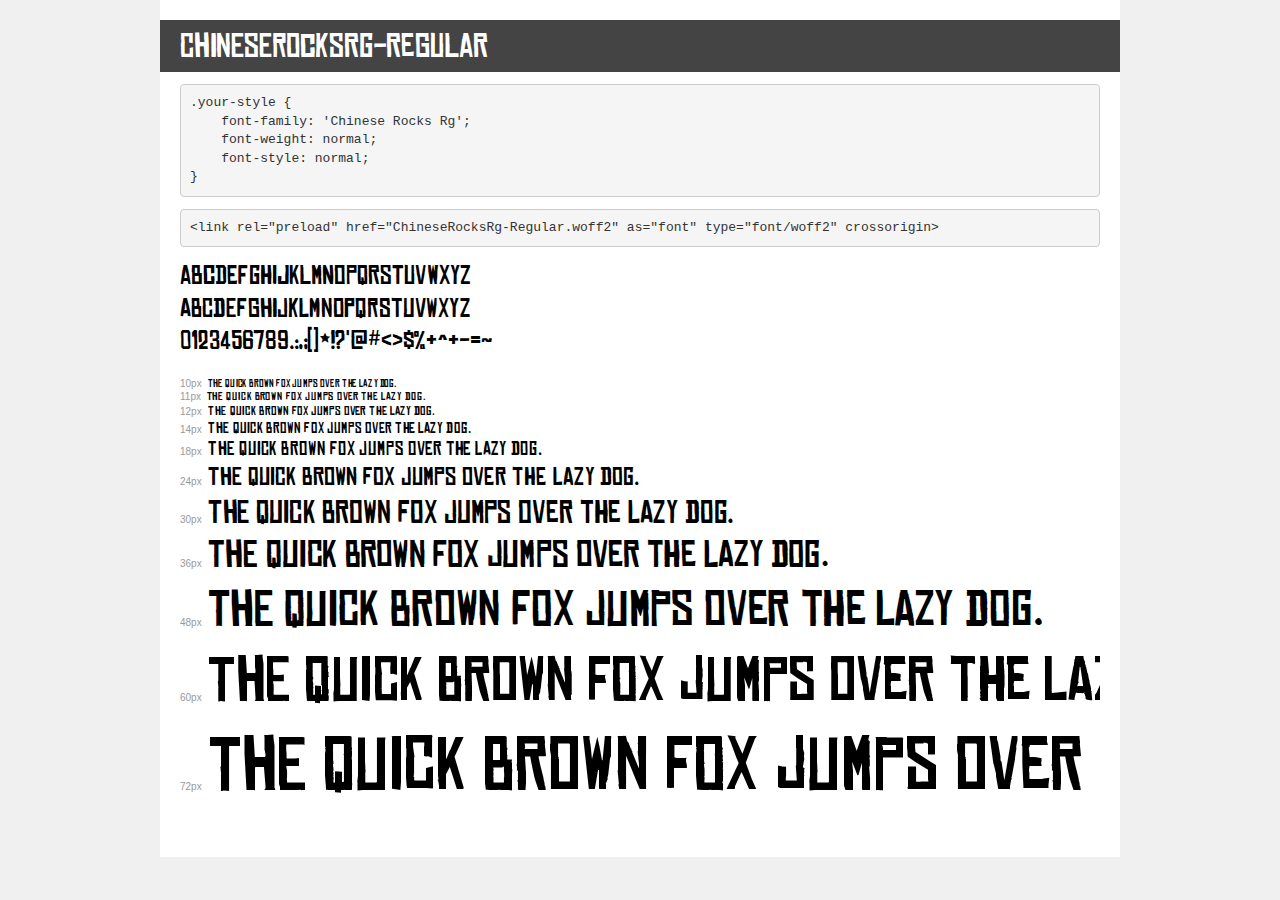
<file: fonts/demo.html>
<!DOCTYPE html>
<html lang="en">
<head>
    <meta charset="utf-8">
    <meta http-equiv="X-UA-Compatible" content="IE=edge">
    <meta name="viewport" content="width=device-width, initial-scale=1">
    <meta name="robots" content="noindex, noarchive">
    <meta name="format-detection" content="telephone=no">
    <title>Transfonter demo</title>
    <link href="stylesheet.css" rel="stylesheet">
    <style>
        /*
        http://meyerweb.com/eric/tools/css/reset/
        v2.0 | 20110126
        License: none (public domain)
        */
        html, body, div, span, applet, object, iframe,
        h1, h2, h3, h4, h5, h6, p, blockquote, pre,
        a, abbr, acronym, address, big, cite, code,
        del, dfn, em, img, ins, kbd, q, s, samp,
        small, strike, strong, sub, sup, tt, var,
        b, u, i, center,
        dl, dt, dd, ol, ul, li,
        fieldset, form, label, legend,
        table, caption, tbody, tfoot, thead, tr, th, td,
        article, aside, canvas, details, embed,
        figure, figcaption, footer, header, hgroup,
        menu, nav, output, ruby, section, summary,
        time, mark, audio, video {
            margin: 0;
            padding: 0;
            border: 0;
            font-size: 100%;
            font: inherit;
            vertical-align: baseline;
        }
        /* HTML5 display-role reset for older browsers */
        article, aside, details, figcaption, figure,
        footer, header, hgroup, menu, nav, section {
            display: block;
        }
        body {
            line-height: 1;
        }
        ol, ul {
            list-style: none;
        }
        blockquote, q {
            quotes: none;
        }
        blockquote:before, blockquote:after,
        q:before, q:after {
            content: '';
            content: none;
        }
        table {
            border-collapse: collapse;
            border-spacing: 0;
        }
        /* demo styles */
        body {
            background: #f0f0f0;
            color: #000;
        }
        .page {
            background: #fff;
            width: 920px;
            margin: 0 auto;
            padding: 20px 20px 0 20px;
            overflow: hidden;
        }
        .font-container {
            overflow-x: auto;
            overflow-y: hidden;
            margin-bottom: 40px;
            line-height: 1.3;
            white-space: nowrap;
            padding-bottom: 5px;
        }
        h1 {
            position: relative;
            background: #444;
            font-size: 32px;
            color: #fff;
            padding: 10px 20px;
            margin: 0 -20px 12px -20px;
        }
        .letters {
            font-size: 25px;
            margin-bottom: 20px;
        }
        .s10:before {
            content: '10px';
        }
        .s11:before {
            content: '11px';
        }
        .s12:before {
            content: '12px';
        }
        .s14:before {
            content: '14px';
        }
        .s18:before {
            content: '18px';
        }
        .s24:before {
            content: '24px';
        }
        .s30:before {
            content: '30px';
        }
        .s36:before {
            content: '36px';
        }
        .s48:before {
            content: '48px';
        }
        .s60:before {
            content: '60px';
        }
        .s72:before {
            content: '72px';
        }
        .s10:before, .s11:before, .s12:before, .s14:before,
        .s18:before, .s24:before, .s30:before, .s36:before,
        .s48:before, .s60:before, .s72:before {
            font-family: Arial, sans-serif;
            font-size: 10px;
            font-weight: normal;
            font-style: normal;
            color: #999;
            padding-right: 6px;
        }
        pre {
            display: block;
            padding: 9px;
            margin: 0 0 12px;
            font-family: Monaco, Menlo, Consolas, "Courier New", monospace;
            font-size: 13px;
            line-height: 1.428571429;
            color: #333;
            font-weight: normal;
            font-style: normal;
            background-color: #f5f5f5;
            border: 1px solid #ccc;
            overflow-x: auto;
            border-radius: 4px;
        }
        /* responsive */
        @media (max-width: 959px) {
            .page {
                width: auto;
                margin: 0;
            }
        }
    </style>
</head>
<body>
<div class="page">
    <div class="demo">
        <h1 style="font-family: 'Chinese Rocks Rg'; font-weight: normal; font-style: normal;">ChineseRocksRg-Regular</h1>
        <pre title="Usage">.your-style {
    font-family: 'Chinese Rocks Rg';
    font-weight: normal;
    font-style: normal;
}</pre>
        <pre title="Preload (optional)">
&lt;link rel=&quot;preload&quot; href=&quot;ChineseRocksRg-Regular.woff2&quot; as=&quot;font&quot; type=&quot;font/woff2&quot; crossorigin&gt;</pre>
        <div class="font-container" style="font-family: 'Chinese Rocks Rg'; font-weight: normal; font-style: normal;">
            <p class="letters">
                abcdefghijklmnopqrstuvwxyz<br>
ABCDEFGHIJKLMNOPQRSTUVWXYZ<br>
                0123456789.:,;()*!?'@#&lt;&gt;$%&^+-=~
            </p>
            <p class="s10" style="font-size: 10px;">The quick brown fox jumps over the lazy dog.</p>
            <p class="s11" style="font-size: 11px;">The quick brown fox jumps over the lazy dog.</p>
            <p class="s12" style="font-size: 12px;">The quick brown fox jumps over the lazy dog.</p>
            <p class="s14" style="font-size: 14px;">The quick brown fox jumps over the lazy dog.</p>
            <p class="s18" style="font-size: 18px;">The quick brown fox jumps over the lazy dog.</p>
            <p class="s24" style="font-size: 24px;">The quick brown fox jumps over the lazy dog.</p>
            <p class="s30" style="font-size: 30px;">The quick brown fox jumps over the lazy dog.</p>
            <p class="s36" style="font-size: 36px;">The quick brown fox jumps over the lazy dog.</p>
            <p class="s48" style="font-size: 48px;">The quick brown fox jumps over the lazy dog.</p>
            <p class="s60" style="font-size: 60px;">The quick brown fox jumps over the lazy dog.</p>
            <p class="s72" style="font-size: 72px;">The quick brown fox jumps over the lazy dog.</p>
        </div>
    </div>

</div>
</body>
</html>
</file>
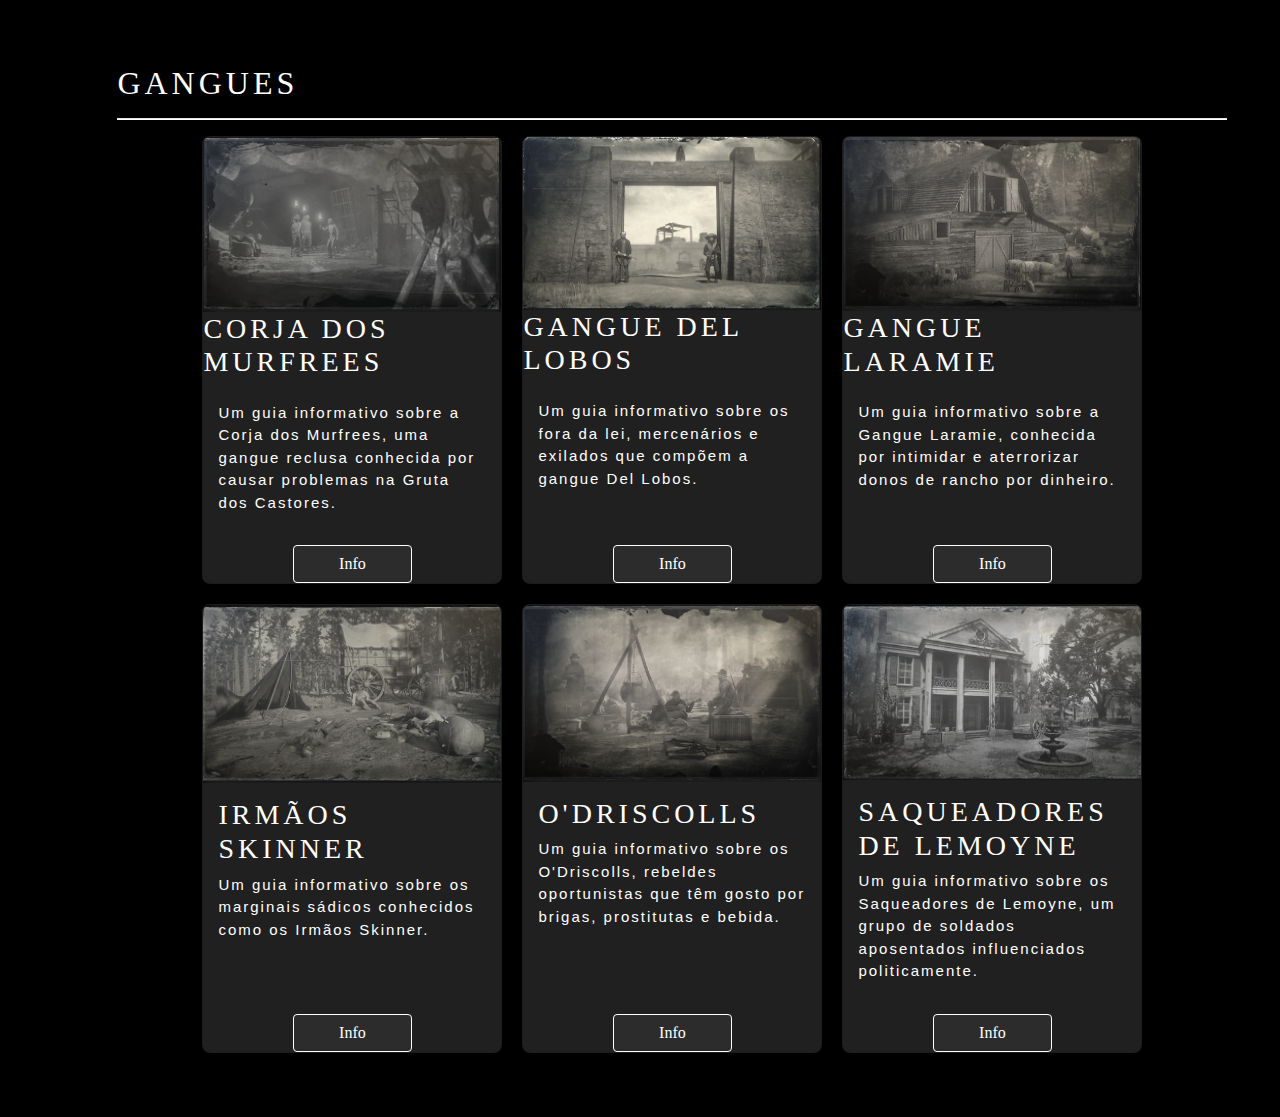
<file: html/pag_gangues.html>
<!DOCTYPE html>
<html lang="en">
<head>
    <meta charset="UTF-8">
    <meta name="viewport" content="width=device-width, initial-scale=1.0">
    <link href="https://stackpath.bootstrapcdn.com/bootstrap/4.5.2/css/bootstrap.min.css" rel="stylesheet">
    <script src="https://code.jquery.com/jquery-3.5.1.slim.min.js"></script>
    <script src="https://cdn.jsdelivr.net/npm/bootstrap@4.5.2/dist/js/bootstrap.bundle.min.js"></script>
    <title>Página Guangues</title>
    <link rel="stylesheet" href="../css/main.css">
</head>
<body>
    <div class="container">
        <h2 class="tituloPagina">GANGUES</h2>
        <hr>
        <div class="card-container">
            <div class="card primeiro">
                <div>
                <img src="../assets/images/imagens-cards-gangues/imagens-topo-texto/corja_dos_murfrees.png" alt="imagem da gangue Corja dos Murfrees" class="imgCard">
                    <h3>CORJA DOS MURFREES</h3>
                    <div class="info-card">
                        <p class="descricaoCard">Um guia informativo sobre a Corja dos Murfrees, uma gangue reclusa conhecida por causar problemas na Gruta dos Castores.</p>
                    </div>
                </div>
                <!-- Botão para acionar modal -->
                <button type="button" class="btn btn-primary" data-toggle="modal" data-target="#ModalLongoExemplo">
                    Info
                  </button>

                  <div class="modal fade" id="ModalLongoExemplo" tabindex="-1" role="dialog" aria-labelledby="TituloModalLongoExemplo" aria-hidden="true">
                    <div class="modal-dialog" role="document">
                      <div class="modal-content">
                        <div class="modal-header">
                          <h5 class="modal-title" id="TituloModalLongoExemplo">CORJA DOS MURFREES</h5>
                          <button type="button" class="close" data-dismiss="modal" aria-label="Fechar">
                            <span aria-hidden="true">&times;</span>
                          </button>
                        </div>
                        <div class="modal-body">
                            <img src="../assets/images/imagens-cards-gangues/imagens-janela-modal/janela_corja_dos_murfrees.png" alt="imagem da gangue Corja dos Murfrees" class="imgCard">
                            <p class="text-modal">
                                Acredita-se que a Corja dos Murfrees imigrou para os Estados Unidos na década de 1700, onde viviam confortavelmente. A industrialização da área levou a família a viver uma vida isolada nas colinas. Agora, a família reside em uma caverna, na Gruta dos Castores, aventurando-se apenas nas proximidades para caçar e vasculhar.</p>
                        </div>
                        <div class="modal-footer">
                          <button type="button" class="btn btn-secondary" data-dismiss="modal">Fechar</button>
                        </div>
                      </div>
                    </div>
                  </div>
                  
            </div>
            <div class="card segundo">
                <div>
                <img src="../assets/images/imagens-cards-gangues/imagens-topo-texto/gangue_del_lobos.png" alt="imagem Gangue Del Lobos" class="imgCard">
                    <h3>GANGUE DEL LOBOS</h3>
                    <div class="info-card">
                        <p class="descricaoCard">Um guia informativo sobre os fora da lei, mercenários e exilados que compõem a gangue Del Lobos.</p>
                    </div>
                </div>
                <button type="button" class="btn btn-primary" data-toggle="modal" data-target="#ModalLobos">
                    Info
                  </button>

                  <div class="modal fade" id="ModalLobos" tabindex="-1" role="dialog" aria-labelledby="TituloModalLongoExemplo" aria-hidden="true">
                    <div class="modal-dialog" role="document">
                      <div class="modal-content">
                        <div class="modal-header">
                          <h5 class="modal-title" id="TituloModalLongoExemplo">GANGUE DEL LOBOS</h5>
                          <button type="button" class="close" data-dismiss="modal" aria-label="Fechar">
                            <span aria-hidden="true">&times;</span>
                          </button>
                        </div>
                        <div class="modal-body">
                            <img src="../assets/images/imagens-cards-gangues/imagens-janela-modal/janela_gangue_del_lobos.png" alt="imagem da gangue Corja dos Murfrees" class="imgCard">
                            <p class="text-modal">
                                A Gangue Del Lobos consiste, em geral, em mexicanos fora da lei, exilados ou oportunistas. A lealdade não é algo considerado importante. A disputa entre o México e os EUA levou essa gangue à cidade do Porto dos Ladrões. Lá eles roubam, brigam e frequentemente matam pessoas.</p>
                        </div>
                        <div class="modal-footer">
                          <button type="button" class="btn btn-secondary" data-dismiss="modal">Fechar</button>
                        </div>
                      </div>
                    </div>
                  </div>
            </div>
            <div class="card terceiro">
                <div>
                    <img src="../assets//images//imagens-cards-gangues/imagens-topo-texto/gangue_laramie.png" alt="imagem Gangue Laramie" class="imgCard">
                    <h3>GANGUE LARAMIE</h3>
                    <div class="info-card">
                        <p class="descricaoCard">Um guia informativo sobre a Gangue Laramie, conhecida por intimidar e aterrorizar donos de rancho por dinheiro.</p>
                    </div>
                </div>
                    <button type="button" class="btn btn-primary" data-toggle="modal" data-target="#ModalLaramie">
                        Info
                      </button>
    
                      <div class="modal fade" id="ModalLaramie" tabindex="-1" role="dialog" aria-labelledby="TituloModalLongoExemplo" aria-hidden="true">
                        <div class="modal-dialog" role="document">
                          <div class="modal-content">
                            <div class="modal-header">
                              <h5 class="modal-title" id="TituloModalLongoExemplo">GANGUE LARAMIE</h5>
                              <button type="button" class="close" data-dismiss="modal" aria-label="Fechar">
                                <span aria-hidden="true">&times;</span>
                              </button>
                            </div>
                            <div class="modal-body">
                                <img src="../assets/images/imagens-cards-gangues/imagens-janela-modal/janela_gangue_laramie.png" alt="imagem da gangue Corja dos Murfrees" class="imgCard">
                                <p class="text-modal">
                                    A Gangue Laramie é composta por bandidos pagos usados por famílias ricas querendo comprar mais terras. Se o proprietário não vender, a Gangue Laramie achará uma solução. Eles começam com intimidação, mas fazem qualquer coisa de bom grado para garantir o recebimento do seu pagamento. Ninguém está seguro quando têm um contrato, e eles têm gosto em matar qualquer pessoa ou coisa que se meter no seu caminho.</p>
                            </div>
                            <div class="modal-footer">
                              <button type="button" class="btn btn-secondary" data-dismiss="modal">Fechar</button>
                            </div>
                          </div>
                        </div>
                      </div>
                </div>
            <div class="card quarto">
                <div>
                    <img src="../assets//images/imagens-cards-gangues/imagens-topo-texto/irmaos_skinner.png" alt="imagem Gangue dos irmãos Skinner" class="imgCard">
                    <div class="info-card">
                        <h3>IRMÃOS SKINNER</h3>
                        <p class="descricaoCard">Um guia informativo sobre os marginais sádicos conhecidos como os Irmãos
                            Skinner.</p>
                    </div>
                </div>
                    <button type="button" class="btn btn-primary" data-toggle="modal" data-target="#ModalSkinner">
                        Info
                      </button>
    
                      <div class="modal fade" id="ModalSkinner" tabindex="-1" role="dialog" aria-labelledby="TituloModalLongoExemplo" aria-hidden="true">
                        <div class="modal-dialog" role="document">
                          <div class="modal-content">
                            <div class="modal-header">
                              <h5 class="modal-title" id="TituloModalLongoExemplo">IRMÃOS SKINNER</h5>
                              <button type="button" class="close" data-dismiss="modal" aria-label="Fechar">
                                <span aria-hidden="true">&times;</span>
                              </button>
                            </div>
                            <div class="modal-body">
                                <img src="../assets/images/imagens-cards-gangues/imagens-janela-modal/janela_irmaos_skinner.png" alt="imagem da gangue Corja dos Murfrees" class="imgCard">
                                <p class="text-modal">
                                    Os Irmãos Skinner são um grupo de marginais que se tornou uma das gangues mais notórias. Esses homens preferem vagar pela região de Tall Trees instaurando o caos, em vez de encontrar um esconderijo fixo. Eles se divertem em atacar e matar pessoas brutalmente, com cada assassinato sendo mais cruel do que o anterior. Esse grupo diverso não tem preferência por um tipo de arma. Podem ser vistos usando qualquer coisa, de um arco Apache e facas mexicanas a umas boas escopetas americanas.</p>
                            </div>
                            <div class="modal-footer">
                              <button type="button" class="btn btn-secondary" data-dismiss="modal">Fechar</button>
                            </div>
                          </div>
                        </div>
                      </div>
            </div>
            <div class="card quinto">
                <div>
                    <img src="../assets/images/imagens-cards-gangues/imagens-topo-texto/o'driscolls.png" alt="imagem Gangue O'Driscolls" class="imgCard">
                    <div class="info-card">
                        <h3>O'DRISCOLLS</h3>
                        <p class="descricaoCard">
                            Um guia informativo sobre os O'Driscolls, rebeldes oportunistas que têm gosto por brigas, prostitutas e bebida.</p>
                    </div>
                </div>
                <button type="button" class="btn btn-primary" data-toggle="modal" data-target="#ModalOdriscolls">
                    Info
                  </button>

                  <div class="modal fade" id="ModalOdriscolls" tabindex="-1" role="dialog" aria-labelledby="TituloModalLongoExemplo" aria-hidden="true">
                    <div class="modal-dialog" role="document">
                      <div class="modal-content">
                        <div class="modal-header">
                          <h5 class="modal-title" id="TituloModalLongoExemplo">O'DRISCOLLS</h5>
                          <button type="button" class="close" data-dismiss="modal" aria-label="Fechar">
                            <span aria-hidden="true">&times;</span>
                          </button>
                        </div>
                        <div class="modal-body">
                            <img src="../assets/images/imagens-cards-gangues/imagens-janela-modal/janela_o'driscolls.png" alt="imagem da gangue Corja dos Murfrees" class="imgCard">
                            <p class="text-modal">
                                Após alcançar o sucesso e competir por serviços com a Gangue do Dutch no oeste, os O'Driscolls partiram para as planícies de Valentine. A gangue é conhecida por recrutar novos membros que são considerados descartáveis. Os O'Driscolls são renomados pelos esquemas de dinheiro fácil (que frequentemente consistem em roubar bancos), a busca por diversão e seu amor por prostitutas.</p>
                        </div>
                        <div class="modal-footer">
                          <button type="button" class="btn btn-secondary" data-dismiss="modal">Fechar</button>
                        </div>
                      </div>
                    </div>
                  </div>
            </div>
            <div class="card sexto">
                <img src="../assets//images/imagens-cards-gangues/imagens-topo-texto/saqueadores_de_lemoyne.png" alt="imagem Gangue Saqueadores de Lemoyne" class="imgCard">
                <div class="info-card">
                    <h3>SAQUEADORES DE LEMOYNE</h3>
                    <p class="descricaoCard">Um guia informativo sobre os Saqueadores de Lemoyne, um grupo de soldados aposentados influenciados politicamente.</p>
                </div>
                <button type="button" class="btn btn-primary" data-toggle="modal" data-target="#ModalLemoyne">
                    Info
                  </button>

                  <div class="modal fade" id="ModalLemoyne" tabindex="-1" role="dialog" aria-labelledby="TituloModalLongoExemplo" aria-hidden="true">
                    <div class="modal-dialog" role="document">
                      <div class="modal-content">
                        <div class="modal-header">
                          <h5 class="modal-title" id="TituloModalLongoExemplo">SAQUEADORES DE LEMOYNE</h5>
                          <button type="button" class="close" data-dismiss="modal" aria-label="Fechar">
                            <span aria-hidden="true">&times;</span>
                          </button>
                        </div>
                        <div class="modal-body">
                            <img src="../assets/images/imagens-cards-gangues/imagens-janela-modal/janela_saqueadores_de_lemoyne.png" alt="imagem da gangue Corja dos Murfrees" class="imgCard">
                            <p class="text-modal">
                                Os Saqueadores de Lemoyne foram fundados por um grupo de homens que lutou lado a lado no Exército dos Confederados durante a Guerra Civil. Ao longo dos anos, a gangue atraiu novos membros que compartilham de suas posições políticas. Manter um exército é caro, então a venda de armas e assaltos são comuns.</p>
                        </div>
                        <div class="modal-footer">
                          <button type="button" class="btn btn-secondary" data-dismiss="modal">Fechar</button>
                        </div>
                      </div>
                    </div>
                  </div>
            </div>
        </div>
    </div>
</body>
</html>
</file>
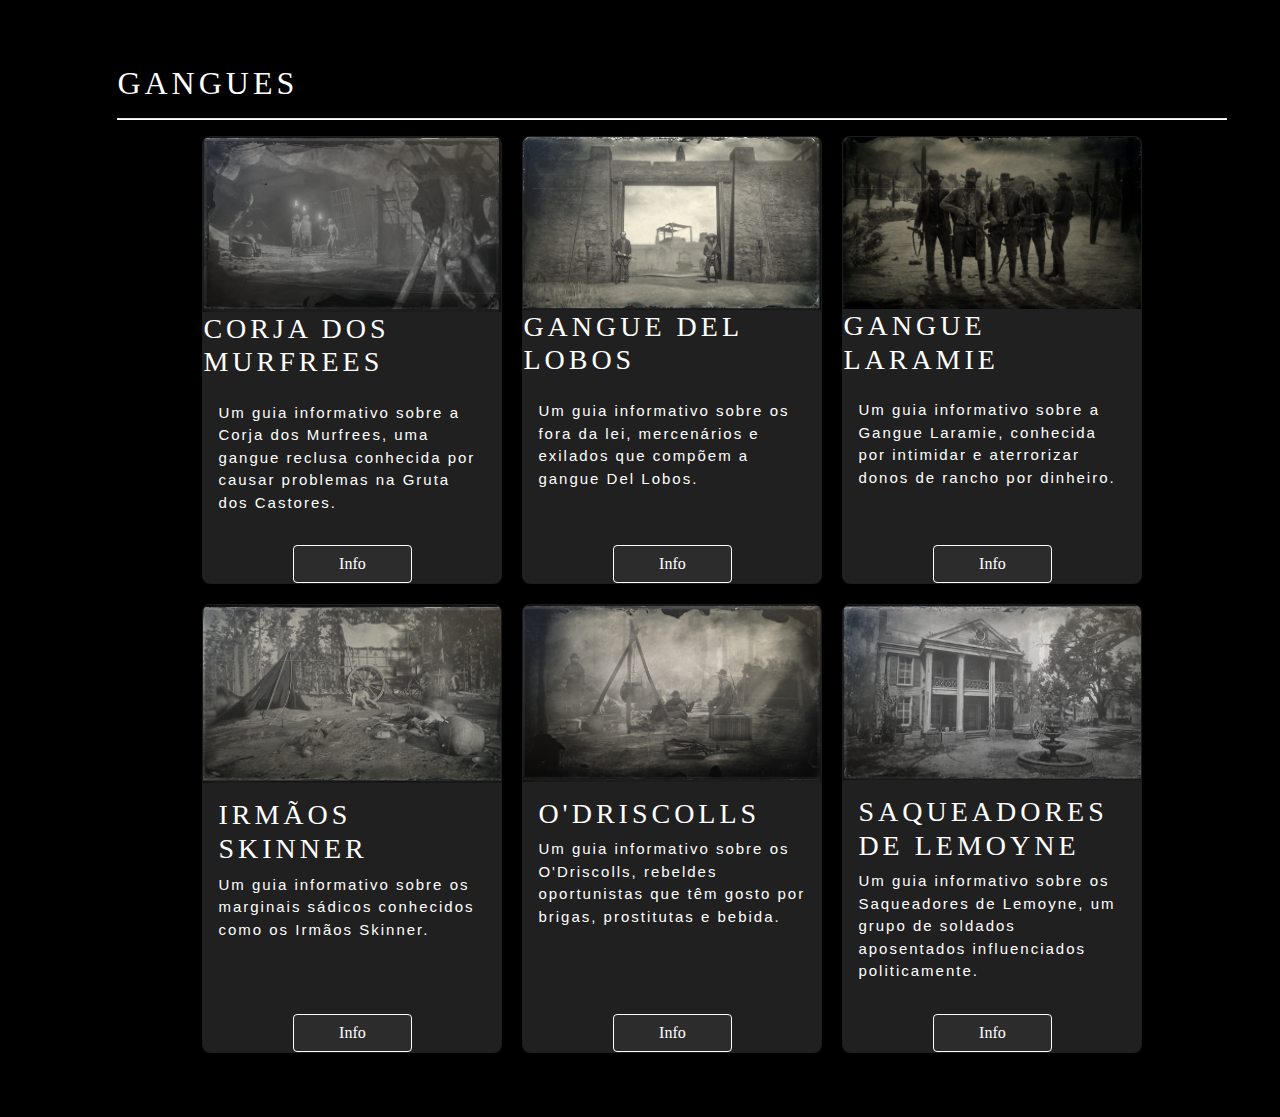
<file: docs/page_gangues/pag_gangues.html>
<!DOCTYPE html>
<html lang="en">
<head>
    <meta charset="UTF-8">
    <meta name="viewport" content="width=device-width, initial-scale=1.0">
    <link href="https://stackpath.bootstrapcdn.com/bootstrap/4.5.2/css/bootstrap.min.css" rel="stylesheet">
    <script src="https://code.jquery.com/jquery-3.5.1.slim.min.js"></script>
    <script src="https://cdn.jsdelivr.net/npm/bootstrap@4.5.2/dist/js/bootstrap.bundle.min.js"></script>
    <title>Página Guangues</title>
    <link rel="stylesheet" href="../../css/page_gang.css">
</head>
<body>
    <div class="container">
        <h2 class="tituloPagina">GANGUES</h2>
        <hr>
        <div class="card-container">
            <div class="card primeiro">
                <div>
                <img src="../../assets/images/imagens-cards-gangues/imagens-topo-texto/corja_dos_murfrees.png" class="imgCard">
                    <h3>CORJA DOS MURFREES</h3>
                    <div class="info-card">
                        <p class="descricaoCard">Um guia informativo sobre a Corja dos Murfrees, uma gangue reclusa conhecida por causar problemas na Gruta dos Castores.</p>
                    </div>
                </div>
                <!-- Botão para acionar modal -->
                <button type="button" class="btn btn-primary" data-toggle="modal" data-target="#ModalLongoExemplo">
                    Info
                  </button>

                  <div class="modal fade" id="ModalLongoExemplo" tabindex="-1" role="dialog" aria-labelledby="TituloModalLongoExemplo" aria-hidden="true">
                    <div class="modal-dialog" role="document">
                      <div class="modal-content">
                        <div class="modal-header">
                          <h5 class="modal-title" id="TituloModalLongoExemplo">CORJA DOS MURFREES</h5>
                          <button type="button" class="close" data-dismiss="modal" aria-label="Fechar">
                            <span aria-hidden="true">&times;</span>
                          </button>
                        </div>
                        <div class="modal-body">
                            <img src="../../assets/images/imagens-cards-gangues/imagens-janela-modal/janela_corja_dos_murfrees.png" alt="imagem da gangue Corja dos Murfrees" class="imgCard">
                            <p class="text-modal">
                                Acredita-se que a Corja dos Murfrees imigrou para os Estados Unidos na década de 1700, onde viviam confortavelmente. A industrialização da área levou a família a viver uma vida isolada nas colinas. Agora, a família reside em uma caverna, na Gruta dos Castores, aventurando-se apenas nas proximidades para caçar e vasculhar.</p>
                        </div>
                        <div class="modal-footer">
                          <button type="button" class="btn btn-secondary" data-dismiss="modal">Fechar</button>
                        </div>
                      </div>
                    </div>
                  </div>
                  
            </div>
            <div class="card segundo">
                <div>
                <img src="../../assets/images/imagens-cards-gangues/imagens-topo-texto/gangue_del_lobos.png" alt="imagem Gangue Del Lobos" class="imgCard">
                    <h3>GANGUE DEL LOBOS</h3>
                    <div class="info-card">
                        <p class="descricaoCard">Um guia informativo sobre os fora da lei, mercenários e exilados que compõem a gangue Del Lobos.</p>
                    </div>
                </div>
                <button type="button" class="btn btn-primary" data-toggle="modal" data-target="#ModalLobos">
                    Info
                  </button>

                  <div class="modal fade" id="ModalLobos" tabindex="-1" role="dialog" aria-labelledby="TituloModalLongoExemplo" aria-hidden="true">
                    <div class="modal-dialog" role="document">
                      <div class="modal-content">
                        <div class="modal-header">
                          <h5 class="modal-title" id="TituloModalLongoExemplo">GANGUE DEL LOBOS</h5>
                          <button type="button" class="close" data-dismiss="modal" aria-label="Fechar">
                            <span aria-hidden="true">&times;</span>
                          </button>
                        </div>
                        <div class="modal-body">
                            <img src="../../assets/images/imagens-cards-gangues/imagens-janela-modal/janela_gangue_del_lobos.png" alt="imagem da gangue Corja dos Murfrees" class="imgCard">
                            <p class="text-modal">
                                A Gangue Del Lobos consiste, em geral, em mexicanos fora da lei, exilados ou oportunistas. A lealdade não é algo considerado importante. A disputa entre o México e os EUA levou essa gangue à cidade do Porto dos Ladrões. Lá eles roubam, brigam e frequentemente matam pessoas.</p>
                        </div>
                        <div class="modal-footer">
                          <button type="button" class="btn btn-secondary" data-dismiss="modal">Fechar</button>
                        </div>
                      </div>
                    </div>
                  </div>
            </div>
            <div class="card terceiro">
                <div>
                    <img src="../../assets/images/imagens-cards-gangues/imagens-janela-modal/janela_gangue_laramie.png" alt="imagem Gangue Laramie" class="imgCard">
                    <h3>GANGUE LARAMIE</h3>
                    <div class="info-card">
                        <p class="descricaoCard">Um guia informativo sobre a Gangue Laramie, conhecida por intimidar e aterrorizar donos de rancho por dinheiro.</p>
                    </div>
                </div>
                    <button type="button" class="btn btn-primary" data-toggle="modal" data-target="#ModalLaramie">
                        Info
                      </button>
    
                      <div class="modal fade" id="ModalLaramie" tabindex="-1" role="dialog" aria-labelledby="TituloModalLongoExemplo" aria-hidden="true">
                        <div class="modal-dialog" role="document">
                          <div class="modal-content">
                            <div class="modal-header">
                              <h5 class="modal-title" id="TituloModalLongoExemplo">GANGUE LARAMIE</h5>
                              <button type="button" class="close" data-dismiss="modal" aria-label="Fechar">
                                <span aria-hidden="true">&times;</span>
                              </button>
                            </div>
                            <div class="modal-body">
                                <img src="../../assets/images/imagens-cards-gangues/imagens-janela-modal/janela_gangue_laramie.png" alt="imagem da gangue Corja dos Murfrees" class="imgCard">
                                <p class="text-modal">
                                    A Gangue Laramie é composta por bandidos pagos usados por famílias ricas querendo comprar mais terras. Se o proprietário não vender, a Gangue Laramie achará uma solução. Eles começam com intimidação, mas fazem qualquer coisa de bom grado para garantir o recebimento do seu pagamento. Ninguém está seguro quando têm um contrato, e eles têm gosto em matar qualquer pessoa ou coisa que se meter no seu caminho.</p>
                            </div>
                            <div class="modal-footer">
                              <button type="button" class="btn btn-secondary" data-dismiss="modal">Fechar</button>
                            </div>
                          </div>
                        </div>
                      </div>
                </div>
            <div class="card quarto">
                <div>
                    <img src="../../assets//images/imagens-cards-gangues/imagens-topo-texto/irmaos_skinner.png" alt="imagem Gangue dos irmãos Skinner" class="imgCard">
                    <div class="info-card">
                        <h3>IRMÃOS SKINNER</h3>
                        <p class="descricaoCard">Um guia informativo sobre os marginais sádicos conhecidos como os Irmãos
                            Skinner.</p>
                    </div>
                </div>
                    <button type="button" class="btn btn-primary" data-toggle="modal" data-target="#ModalSkinner">
                        Info
                      </button>
    
                      <div class="modal fade" id="ModalSkinner" tabindex="-1" role="dialog" aria-labelledby="TituloModalLongoExemplo" aria-hidden="true">
                        <div class="modal-dialog" role="document">
                          <div class="modal-content">
                            <div class="modal-header">
                              <h5 class="modal-title" id="TituloModalLongoExemplo">IRMÃOS SKINNER</h5>
                              <button type="button" class="close" data-dismiss="modal" aria-label="Fechar">
                                <span aria-hidden="true">&times;</span>
                              </button>
                            </div>
                            <div class="modal-body">
                                <img src="../../assets/images/imagens-cards-gangues/imagens-janela-modal/janela_irmaos_skinner.png" alt="imagem da gangue Corja dos Murfrees" class="imgCard">
                                <p class="text-modal">
                                    Os Irmãos Skinner são um grupo de marginais que se tornou uma das gangues mais notórias. Esses homens preferem vagar pela região de Tall Trees instaurando o caos, em vez de encontrar um esconderijo fixo. Eles se divertem em atacar e matar pessoas brutalmente, com cada assassinato sendo mais cruel do que o anterior. Esse grupo diverso não tem preferência por um tipo de arma. Podem ser vistos usando qualquer coisa, de um arco Apache e facas mexicanas a umas boas escopetas americanas.</p>
                            </div>
                            <div class="modal-footer">
                              <button type="button" class="btn btn-secondary" data-dismiss="modal">Fechar</button>
                            </div>
                          </div>
                        </div>
                      </div>
            </div>
            <div class="card quinto">
                <div>
                    <img src="../../assets/images/imagens-cards-gangues/imagens-topo-texto/o'driscolls.png" alt="imagem Gangue O'Driscolls" class="imgCard">
                    <div class="info-card">
                        <h3>O'DRISCOLLS</h3>
                        <p class="descricaoCard">
                            Um guia informativo sobre os O'Driscolls, rebeldes oportunistas que têm gosto por brigas, prostitutas e bebida.</p>
                    </div>
                </div>
                <button type="button" class="btn btn-primary" data-toggle="modal" data-target="#ModalOdriscolls">
                    Info
                  </button>

                  <div class="modal fade" id="ModalOdriscolls" tabindex="-1" role="dialog" aria-labelledby="TituloModalLongoExemplo" aria-hidden="true">
                    <div class="modal-dialog" role="document">
                      <div class="modal-content">
                        <div class="modal-header">
                          <h5 class="modal-title" id="TituloModalLongoExemplo">O'DRISCOLLS</h5>
                          <button type="button" class="close" data-dismiss="modal" aria-label="Fechar">
                            <span aria-hidden="true">&times;</span>
                          </button>
                        </div>
                        <div class="modal-body">
                            <img src="../../assets/images/imagens-cards-gangues/imagens-janela-modal/janela_o'driscolls.png" alt="imagem da gangue Corja dos Murfrees" class="imgCard">
                            <p class="text-modal">
                                Após alcançar o sucesso e competir por serviços com a Gangue do Dutch no oeste, os O'Driscolls partiram para as planícies de Valentine. A gangue é conhecida por recrutar novos membros que são considerados descartáveis. Os O'Driscolls são renomados pelos esquemas de dinheiro fácil (que frequentemente consistem em roubar bancos), a busca por diversão e seu amor por prostitutas.</p>
                        </div>
                        <div class="modal-footer">
                          <button type="button" class="btn btn-secondary" data-dismiss="modal">Fechar</button>
                        </div>
                      </div>
                    </div>
                  </div>
            </div>
            <div class="card sexto">
                <img src="../../assets/images/imagens-cards-gangues/imagens-topo-texto/saqueadores_de_lemoyne.png" alt="imagem Gangue Saqueadores de Lemoyne" class="imgCard">
                <div class="info-card">
                    <h3>SAQUEADORES DE LEMOYNE</h3>
                    <p class="descricaoCard">Um guia informativo sobre os Saqueadores de Lemoyne, um grupo de soldados aposentados influenciados politicamente.</p>
                </div>
                <button type="button" class="btn btn-primary" data-toggle="modal" data-target="#ModalLemoyne">
                    Info
                  </button>

                  <div class="modal fade" id="ModalLemoyne" tabindex="-1" role="dialog" aria-labelledby="TituloModalLongoExemplo" aria-hidden="true">
                    <div class="modal-dialog" role="document">
                      <div class="modal-content">
                        <div class="modal-header">
                          <h5 class="modal-title" id="TituloModalLongoExemplo">SAQUEADORES DE LEMOYNE</h5>
                          <button type="button" class="close" data-dismiss="modal" aria-label="Fechar">
                            <span aria-hidden="true">&times;</span>
                          </button>
                        </div>
                        <div class="modal-body">
                            <img src="../../assets/images/imagens-cards-gangues/imagens-janela-modal/janela_saqueadores_de_lemoyne.png" alt="imagem da gangue Corja dos Murfrees" class="imgCard">
                            <p class="text-modal">
                                Os Saqueadores de Lemoyne foram fundados por um grupo de homens que lutou lado a lado no Exército dos Confederados durante a Guerra Civil. Ao longo dos anos, a gangue atraiu novos membros que compartilham de suas posições políticas. Manter um exército é caro, então a venda de armas e assaltos são comuns.</p>
                        </div>
                        <div class="modal-footer">
                          <button type="button" class="btn btn-secondary" data-dismiss="modal">Fechar</button>
                        </div>
                      </div>
                    </div>
                  </div>
            </div>
        </div>
    </div>
</body>
</html>
</file>
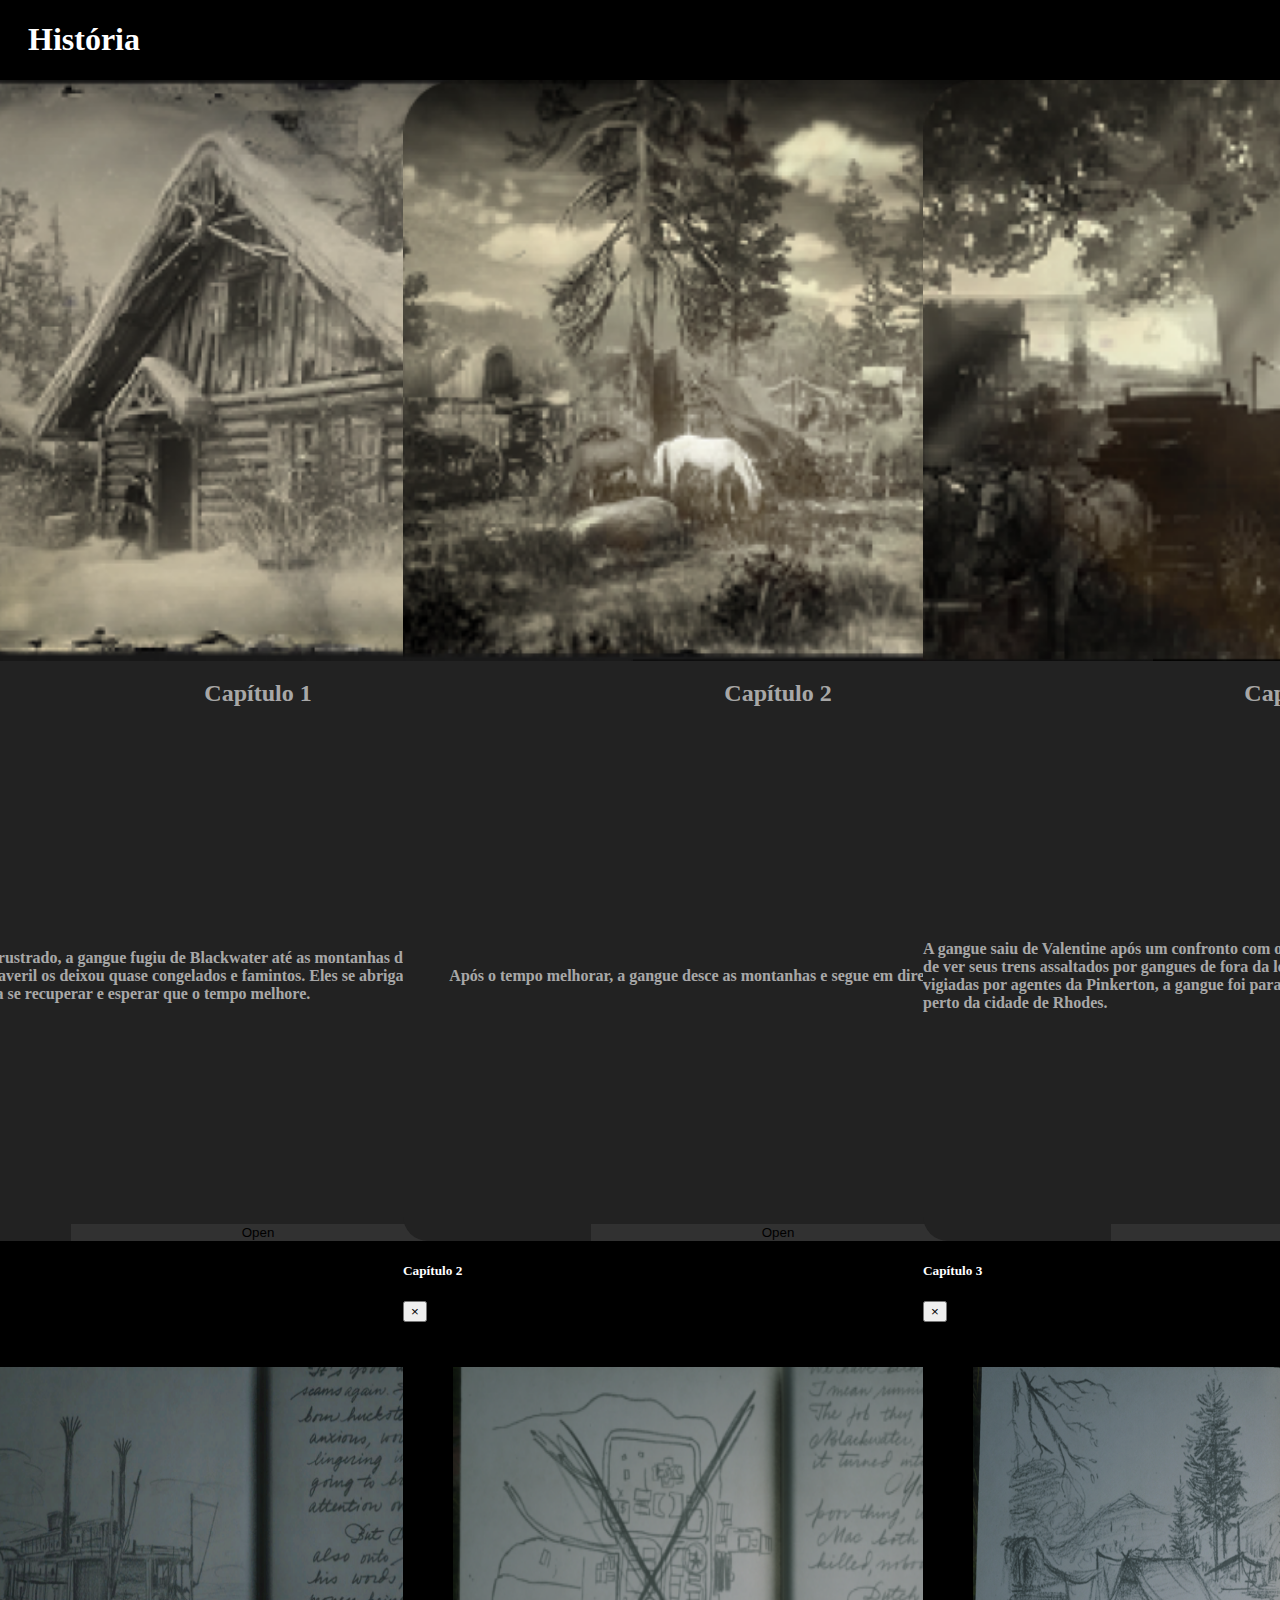
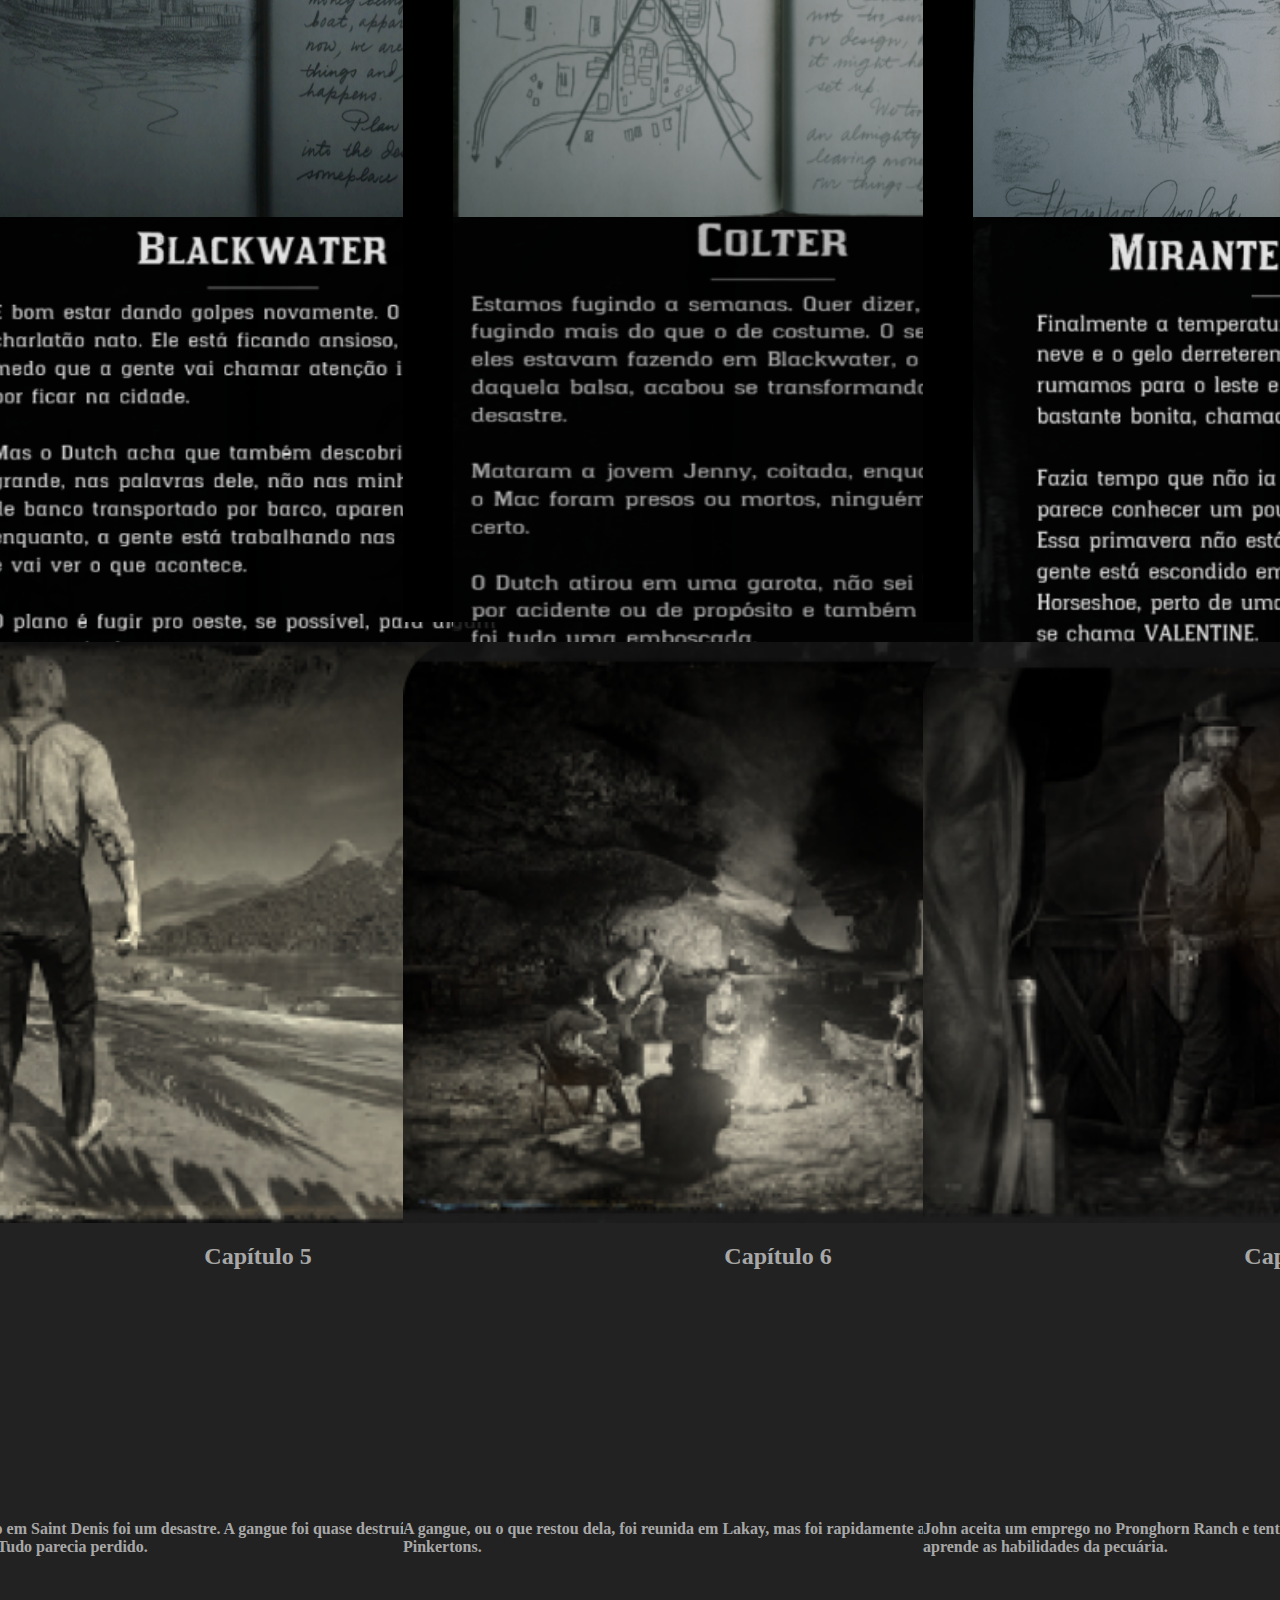
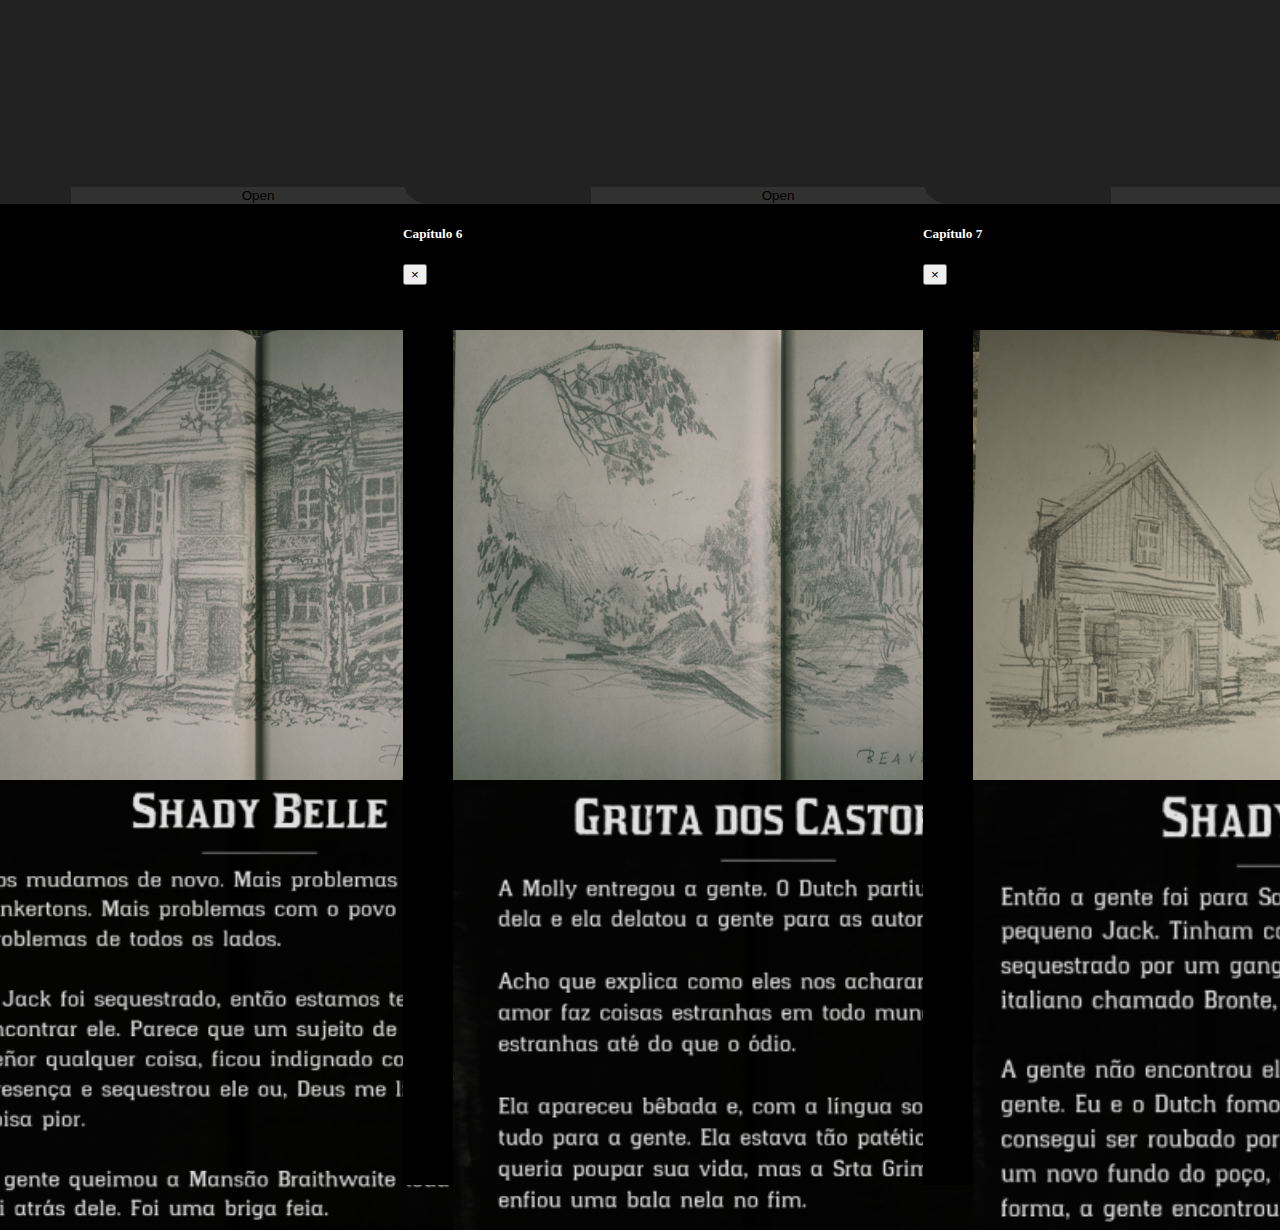
<file: docs/page_história/index_história.html>
<!DOCTYPE html>
<html lang="pt-br">

<head>
    <meta charset="UTF-8">
    <meta name="viewport" content="width=device-width, initial-scale=1.0">
    <link rel="stylesheet" href="../../css/page_hist.css">
    <link rel="icon" href="../../assets/icons/image 1.png">
    <link rel="stylesheet" href="https://stackpath.bootstrapcdn.com/bootstrap/4.1.3/css/bootstrap.min.css"
        integrity="sha384-MCw98/SFnGE8fJT3GXwEOngsV7Zt27NXFoaoApmYm81iuXoPkFOJwJ8ERdknLPMO" crossorigin="anonymous">

    <title>Capítulos</title>
</head>

<body id="body_historia">
    <header id="header_historia">
        <h1>História</h1>
    </header>

    <!--Principal-->

    <main class="Conteudo">
        <div class="square">
            <!-- Capítulo 1 -->
            <div class="card_capitulo primeiro">
                <!-- img_card -->
                <div class="icon_cap">
                    <img src="../../assets/images/imagens-cards-história/imagens_topo_do_texto/img_cap01 mod.png" alt=""
                        height="100%">
                </div>
                <!-- txt_card -->
                <div class="txt">
                    <h2>Capítulo 1</h2>
                    <p>Após um roubo frustrado, a gangue fugiu de Blackwater até as montanhas de Grizzlies, mas uma
                        tardia tempestade primaveril os deixou quase congelados e famintos. Eles se abrigam em uma
                        cidade mineradora abandonada para se recuperar e esperar que o tempo melhore.</p>
                    <!-- Botão para acionar modal -->
                    <button type="button" class="btn btn-primary" data-toggle="modal"
                        data-target="#ModalLongoExemplo01">
                        Open
                    </button>
                </div>
                <!-- Modal -->
                <div class="modal fade" id="ModalLongoExemplo01" tabindex="-1" role="dialog"
                    aria-labelledby="TituloModalLongoExemplo" aria-hidden="true">
                    <div class="modal-dialog" role="document">
                        <div class="modal-content">
                            <div class="modal-header">
                                <h5 class="modal-title" id="ModalLongoExemplo">Capítulo 1</h5>
                                <button type="button" class="close" data-dismiss="modal" aria-label="Fechar">
                                    <span aria-hidden="true">&times;</span>
                                </button>
                            </div>
                            <div class="modal-body">
                                <div class="img_modal">
                                    <img src="../../assets/images/imagens-cards-história/imagens_janela_modal/Janela_modal_01/janela_modal01.png"
                                        alt="">
                                </div>
                                <div class="img_modal">
                                    <img src="../../assets/images/imagens-cards-história/imagens_janela_modal/Janela_modal_01/text_modal_01.png"
                                        alt="">
                                </div>
                            </div>
                        </div>
                    </div>
                </div>
            </div>

            <!-- Capítulo 2 -->
            <div class="card_capitulo segundo">
                <!-- img_card -->
                <div class="icon_cap">
                    <img src="../../assets/images/imagens-cards-história/imagens_topo_do_texto/img_cap02 mod.png"
                        alt="">
                </div>
                <!-- txt_card -->
                <div class="txt">
                    <h2>Capítulo 2</h2>
                    <p>Após o tempo melhorar, a gangue desce as montanhas e segue em direção ao Mirante Horseshoe.</p>
                    <!-- Botão para acionar modal -->
                    <button type="button" class="btn btn-primary" data-toggle="modal"
                        data-target="#ModalLongoExemplo02">
                        Open
                    </button>
                </div>
                <!-- Modal -->
                <div class="modal fade" id="ModalLongoExemplo02" tabindex="-1" role="dialog"
                    aria-labelledby="TituloModalLongoExemplo" aria-hidden="true">
                    <div class="modal-dialog" role="document">
                        <div class="modal-content">
                            <div class="modal-header">
                                <h5 class="modal-title" id="TituloModalLongoExemplo">Capítulo 2</h5>
                                <button type="button" class="close" data-dismiss="modal" aria-label="Fechar">
                                    <span aria-hidden="true">&times;</span>
                                </button>
                            </div>
                            <div class="modal-body">
                                <div class="img_modal">
                                    <img src="../../assets/images/imagens-cards-história/imagens_janela_modal/Janela_modal_02/Janela_modal_02.png"
                                        alt="">
                                </div>
                                <div class="img_modal">
                                    <img src="../../assets/images/imagens-cards-história/imagens_janela_modal/Janela_modal_02/text_modal_02.png"
                                        alt="">
                                </div>
                            </div>
                        </div>
                    </div>
                </div>
            </div>

            <!-- Capítulo 3 -->
            <div class="card_capitulo terceiro">
                <!-- img_card -->
                <div class="icon_cap">
                    <img src="../../assets/images/imagens-cards-história/imagens_topo_do_texto/img_cap03 mod.png"
                        alt="">
                </div>
                <!-- txt_card -->
                <div class="txt">
                    <h2>Capítulo 3</h2>
                    <p>A gangue saiu de Valentine após um confronto com o magnata das ferrovias, Leviticus Cornwall, que
                        cansou de ver seus trens assaltados por gangues de fora da lei. Temendo que as rotas ao oeste
                        estivessem sendo vigiadas por agentes da Pinkerton, a gangue foi para o sul e o leste e agora se
                        esconde na Enseada Clemens, perto da cidade de Rhodes.</p>
                    <!-- Botão para acionar modal -->
                    <button type="button" class="btn btn-primary" data-toggle="modal"
                        data-target="#ModalLongoExemplo03">
                        Open
                    </button>
                </div>
                <!-- Modal -->
                <div class="modal fade" id="ModalLongoExemplo03" tabindex="-1" role="dialog"
                    aria-labelledby="TituloModalLongoExemplo" aria-hidden="true">
                    <div class="modal-dialog" role="document">
                        <div class="modal-content">
                            <div class="modal-header">
                                <h5 class="modal-title" id="TituloModalLongoExemplo">Capítulo 3</h5>
                                <button type="button" class="close" data-dismiss="modal" aria-label="Fechar">
                                    <span aria-hidden="true">&times;</span>
                                </button>
                            </div>
                            <div class="modal-body">
                                <div class="img_modal">
                                    <img src="../../assets/images/imagens-cards-história/imagens_janela_modal/Janela_modal_03/janela_modal_03.png"
                                        alt="">
                                </div>
                                <div class="img_modal">
                                    <img src="../../assets/images/imagens-cards-história/imagens_janela_modal/Janela_modal_03/text_modal_03.png"
                                        alt="">
                                </div>
                            </div>
                        </div>
                    </div>
                </div>
            </div>

            <!-- Capítulo 4 -->
            <div class="card_capitulo quarto">
                <div class="icon_cap">
                    <img src="../../assets/images/imagens-cards-história/imagens_topo_do_texto/img_cap04 mod.png"
                        alt="">
                </div>
                <div class="txt">
                    <h2>Capítulo 4</h2>
                    <p>As coisas terminaram mal em Rodes. Os Pinkerton apareceram novamente e o pequeno Jack Marston é
                        sequestrado.</p>
                    <button type="button" class="btn btn-primary" data-toggle="modal"
                        data-target="#ModalLongoExemplo04">
                        Open
                    </button>
                </div>
                <!-- Modal -->
                <div class="modal fade" id="ModalLongoExemplo04" tabindex="-1" role="dialog"
                    aria-labelledby="TituloModalLongoExemplo" aria-hidden="true">
                    <div class="modal-dialog" role="document">
                        <div class="modal-content">
                            <div class="modal-header">
                                <h5 class="modal-title" id="TituloModalLongoExemplo">Capítulo 4</h5>
                                <button type="button" class="close" data-dismiss="modal" aria-label="Fechar">
                                    <span aria-hidden="true">&times;</span>
                                </button>
                            </div>
                            <div class="modal-body">
                                <div class="img_modal">
                                    <img src="../../assets/images/imagens-cards-história/imagens_janela_modal/Janela_modal_04/janela_modal_04.png"
                                        alt="">
                                </div>
                                <div class="img_modal">
                                    <img src="../../assets/images/imagens-cards-história/imagens_janela_modal/Janela_modal_04/text_modal_04.png"
                                        alt="">
                                </div>
                            </div>
                        </div>
                    </div>
                </div>
            </div>

        <!--Capítulo 5-->
        <div class="card_capitulo quinto">
            <!--img card-->
            <div class="icon_cap">
                <img src="../../assets/images/imagens-cards-história/imagens_topo_do_texto/img_cap05 mod.png"
                    alt="Imagem Capítulo 5">
            </div>
            <!--text_card-->
            <div class="txt">
                <h2>Capítulo 5</h2>
                <p>O assalto a banco em Saint Denis foi um desastre. A gangue foi quase destruída, vários membros foram
                    mortos e presos. Tudo parecia perdido.</p>
                <!-- Botão para acionar modal -->
                <button type="button" class="btn btn-primary" data-toggle="modal" data-target="#ModalLongoExemplo05">
                    Open
                </button>
            </div>

            <!-- Modal -->
            <div class="modal fade" id="ModalLongoExemplo05" tabindex="-1" role="dialog"
                aria-labelledby="TituloModalLongoExemplo" aria-hidden="true">
                <div class="modal-dialog" role="document">
                    <div class="modal-content">
                        <div class="modal-header">
                            <h5 class="modal-title" id="TituloModalLongoExemplo">Capítulo 5</h5>
                            <button type="button" class="close" data-dismiss="modal" aria-label="Fechar">
                                <span aria-hidden="true">&times;</span>
                            </button>
                        </div>
                        <div class="modal-body">
                            <div class="img_modal">
                                <img src="../../assets/images/imagens-cards-história/imagens_janela_modal/Janela_modal_05/janela_modal_05.png"
                                    alt="">
                            </div>
                            <div class="img_modal">
                                <img src="../../assets/images/imagens-cards-história/imagens_janela_modal/Janela_modal_05/text_modal_05.png"
                                    alt="">
                            </div>
                        </div>
                    </div>
                </div>
            </div>
        </div>

        <!--Capítulo 6-->
        <div class="card_capitulo sexto">
            <!--img card-->
            <div class="icon_cap">
                <img src="../../assets/images/imagens-cards-história/imagens_topo_do_texto/img_cap06 mod.png"
                    alt="Imagem Capítulo 6">
            </div>
            <!--text_card-->
            <div class="txt">
                <h2>Capítulo 6</h2>
                <p>A gangue, ou o que restou dela, foi reunida em Lakay, mas foi rapidamente atacada por um esquadrão de
                    Pinkertons.</p>
                <button type="button" class="btn btn-primary" data-toggle="modal" data-target="#ModalLongoExemplo06">
                    Open
                </button>
            </div>

            <!-- Modal -->
            <div class="modal fade" id="ModalLongoExemplo06" tabindex="-1" role="dialog"
                aria-labelledby="TituloModalLongoExemplo" aria-hidden="true">
                <div class="modal-dialog" role="document">
                    <div class="modal-content">
                        <div class="modal-header">
                            <h5 class="modal-title" id="TituloModalLongoExemplo">Capítulo 6</h5>
                            <button type="button" class="close" data-dismiss="modal" aria-label="Fechar">
                                <span aria-hidden="true">&times;</span>
                            </button>
                        </div>
                        <div class="modal-body">
                            <div class="img_modal">
                                <img src="../../assets/images/imagens-cards-história/imagens_janela_modal/Janela_modal_06/janela_modal_06.png"
                                    alt="">
                            </div>
                            <div class="img_modal">
                                <img src="../../assets/images/imagens-cards-história/imagens_janela_modal/Janela_modal_06/text_modal_06.png"
                                    alt="">
                            </div>
                        </div>
                    </div>
                </div>
            </div>
        </div>

        <!--Capítulo 7-->
        <div class="card_capitulo setimo">
            <!--img card-->
            <div class="icon_cap">
                <img src="../../assets/images/imagens-cards-história/imagens_topo_do_texto/img_cap07 mod.png"
                    alt="Imagem Capítulo 7">
            </div>
            <!--text_card-->
            <div class="txt">
                <h2>Capítulo 7</h2>
                <p>John aceita um emprego no Pronghorn Ranch e tenta escapar de suas indiscrições passadas, enquanto
                    aprende as habilidades da pecuária.</p>
                <button type="button" class="btn btn-primary" data-toggle="modal" data-target="#ModalLongoExemplo07">
                    Open
                </button>
            </div>

            <!-- Modal -->
            <div class="modal fade" id="ModalLongoExemplo07" tabindex="-1" role="dialog"
                aria-labelledby="TituloModalLongoExemplo" aria-hidden="true">
                <div class="modal-dialog" role="document">
                    <div class="modal-content">
                        <div class="modal-header">
                            <h5 class="modal-title" id="TituloModalLongoExemplo">Capítulo 7</h5>
                            <button type="button" class="close" data-dismiss="modal" aria-label="Fechar">
                                <span aria-hidden="true">&times;</span>
                            </button>
                        </div>
                        <div class="modal-body">
                            <div class="img_modal">
                                <img src="../../assets/images/imagens-cards-história/imagens_janela_modal/Janela_modal_07/janela_modal_07.png"
                                    alt="">
                            </div>
                            <div class="img_modal">
                                <img src="../../assets/images/imagens-cards-história/imagens_janela_modal/Janela_modal_07/text_modal_07.png"
                                    alt="">
                            </div>
                        </div>
                    </div>
                </div>
            </div>
        </div>

        <!--Capítulo 8-->
        <div class="card_capitulo oitavo">
            <!--img card-->
            <div class="icon_cap">
                <img src="../../assets/images/imagens-cards-história/imagens_topo_do_texto/img_cap08 mod.png"
                    alt="Imagem Capítulo 8">
            </div>
            <!--text_card-->
            <div class="txt">
                <h2>Capítulo 8</h2>
                <p>Em um esforço para dar a Abigail a vida que ela sempre quis, John comprou uma fazenda própria. Ele
                    está tentando se tornar um homem de família e um fazendeiro, com a ajuda e o impedimento de alguns
                    velhos amigos.</p>
                <button type="button" class="btn btn-primary" data-toggle="modal" data-target="#ModalLongoExemplo08">
                    Open
                </button>
            </div>

            <!-- Modal -->
            <div class="modal fade" id="ModalLongoExemplo08" tabindex="-1" role="dialog"
                aria-labelledby="TituloModalLongoExemplo" aria-hidden="true">
                <div class="modal-dialog" role="document">
                    <div class="modal-content">
                        <div class="modal-header">
                            <h5 class="modal-title" id="TituloModalLongoExemplo">Capítulo 8</h5>
                            <button type="button" class="close" data-dismiss="modal" aria-label="Fechar">
                                <span aria-hidden="true">&times;</span>
                            </button>
                        </div>
                        <div class="modal-body">
                            <div class="img_modal">
                                <img src="../../assets/images/imagens-cards-história/imagens_janela_modal/Janela_modal_08/janela_modal_08.png"
                                    alt="">
                            </div>
                            <div class="img_modal">
                                <img src="../../assets/images/imagens-cards-história/imagens_janela_modal/Janela_modal_08/text_modal_08.png"
                                    alt="">
                            </div>
                        </div>
                    </div>
                </div>
            </div>
        </div>
    </main>

    <script src="https://code.jquery.com/jquery-3.3.1.slim.min.js"
        integrity="sha384-q8i/X+965DzO0rT7abK41JStQIAqVgRVzpbzo5smXKp4YfRvH+8abtTE1Pi6jizo"
        crossorigin="anonymous"></script>
    <script src="https://cdnjs.cloudflare.com/ajax/libs/popper.js/1.14.3/umd/popper.min.js"
        integrity="sha384-ZMP7rVo3mIykV+2+9J3UJ46jBk0WLaUAdn689aCwoqbBJiSnjAK/l8WvCWPIPm49"
        crossorigin="anonymous"></script>
    <script src="https://stackpath.bootstrapcdn.com/bootstrap/4.1.3/js/bootstrap.min.js"
        integrity="sha384-ChfqqxuZUCnJSK3+MXmPNIyE6ZbWh2IMqE241rYiqJxyMiZ6OW/JmZQ5stwEULTy"
        crossorigin="anonymous"></script>
</body>

</html>
</file>
<file: fonts/stylesheet.css>
@font-face {
    font-family: 'Chinese Rocks Rg';
    src: url('ChineseRocksRg-Regular.woff2') format('woff2'),
        url('ChineseRocksRg-Regular.woff') format('woff');
    font-weight: normal;
    font-style: normal;
    font-display: swap;
}
</file>
<file: css/main.css>
body {
    color: white;
    background-color: black;
    font-family: "Chinese Rocks";
}

.container{
    margin: 5% 8%;
    letter-spacing: 4px;
}

hr{
    height: 1px;
    background-color: white;
}
img{
    width: 100%;
}

.card-container {
    color: rgb(255, 255, 255);
    display: flex;
    flex-wrap: wrap;
    gap: 20px;
    justify-content: center;
}


.card {
    margin: 0;
    background-color: rgb(32, 32, 32); 
    border-radius: 8px;
    overflow: hidden;
    max-width: 300px;
    box-shadow: 0 4px 8px rgba(0, 0, 0, 0.2);
    justify-content: space-between;
}

.card:hover{
    border: red 1px solid;
    transition: 0.4s;
    
}

.primeiro:hover{
    background-image: url("../assets/images/imagens-cards-gangues/imagens-janela-modal/janela_corja_dos_murfrees.png");
    background-size: cover;
    background-repeat: no-repeat;
    background-position: center;
    transition: 0.6s;
}
.segundo:hover{
    background-image: url("../assets/images/imagens-cards-gangues/imagens-janela-modal/janela_gangue_del_lobos.png");
    background-size: cover;
    background-repeat: no-repeat;
    background-position: center;
    transition: 0.6s;
}

.terceiro:hover{
    background-image: url("../assets/images/imagens-cards-gangues/imagens-janela-modal/janela_gangue_laramie.png");
    background-size: cover;
    background-repeat: no-repeat;
    background-position: center;
    transition: 0.6s;
}

.quarto:hover{
    background-image: url("../assets/images/imagens-cards-gangues/imagens-janela-modal/janela_irmaos_skinner.png");
    background-size: cover;
    background-repeat: no-repeat;
    background-position: center;
    transition: 0.6s;
}
.quinto:hover{
    background-image: url("../assets/images/imagens-cards-gangues/imagens-janela-modal/janela_o\'driscolls.png");
    background-size: cover;
    background-repeat: no-repeat;
    background-position: center;
    transition: 0.6s;
}
.sexto:hover{
    background-image: url("../assets/images/imagens-cards-gangues/imagens-janela-modal/janela_saqueadores_de_lemoyne.png");
    background-size: cover;
    background-repeat: no-repeat;
    background-position: center;
    transition: 0.6s;
}
.modal-body{
    display: grid;
    grid-template-columns: 1fr;
    grid-template-rows: 1fr 40%;
    justify-items: center;
    
 }
 .btn-primary{
    width: 40%;
    background-color: rgb(44, 44, 44);
    border: 1px solid white;
    align-self: center;
 }
 .btn-primary:hover{
    border: 1px solid white;
    background-color: red;
 }

 .modal-header, .modal-body, .modal-footer{
     background-color: rgb(0, 0, 0);
     color: white;
 }
.info-card{
    text-align: left;
    padding: 15px;
}
.descricaoCard, .text-modal {
    font-size: 15px;
    letter-spacing: 2px;
    font-family:'Franklin Gothic Medium', 'Arial Narrow', Arial, sans-serif;
}
.modal-body {
    max-height: 70vh; 
    overflow-y: auto; 
  }

  @media (max-width: 700px) {
    .container{
        display: grid;
        justify-items: center;
    }
    .modal-dialog {
      width: 80%; 
      margin: auto;
    }
  }
</file>
<file: css/page_gang.css>
body {
    color: white;
    background-color: black;
    font-family: "Chinese Rocks";
}

.container{
    margin: 5% 8%;
    letter-spacing: 4px;
}

hr{
    height: 1px;
    background-color: white;
}
img{
    width: 100%;
}

.card-container {
    color: rgb(255, 255, 255);
    display: flex;
    flex-wrap: wrap;
    gap: 20px;
    justify-content: center;
}


.card {
    margin: 0;
    background-color: rgb(32, 32, 32); 
    border-radius: 8px;
    overflow: hidden;
    max-width: 300px;
    box-shadow: 0 4px 8px rgba(0, 0, 0, 0.2);
    justify-content: space-between;
}

.card:hover{
    border: red 1px solid;
    transition: 0.4s;
    
}

.primeiro:hover{
    background-image: url("../assets/images/imagens-cards-gangues/imagens-janela-modal/janela_corja_dos_murfrees.png");
    background-size: cover;
    background-repeat: no-repeat;
    background-position: center;
    transition: 0.6s;
}
.segundo:hover{
    background-image: url("../assets/images/imagens-cards-gangues/imagens-janela-modal/janela_gangue_del_lobos.png");
    background-size: cover;
    background-repeat: no-repeat;
    background-position: center;
    transition: 0.6s;
}

.terceiro:hover{
    background-image: url("../assets/images/imagens-cards-gangues/imagens-janela-modal/janela_gangue_laramie.png");
    background-size: cover;
    background-repeat: no-repeat;
    background-position: center;
    transition: 0.6s;
}

.quarto:hover{
    background-image: url("../assets/images/imagens-cards-gangues/imagens-janela-modal/janela_irmaos_skinner.png");
    background-size: cover;
    background-repeat: no-repeat;
    background-position: center;
    transition: 0.6s;
}
.quinto:hover{
    background-image: url("../assets/images/imagens-cards-gangues/imagens-janela-modal/janela_o\'driscolls.png");
    background-size: cover;
    background-repeat: no-repeat;
    background-position: center;
    transition: 0.6s;
}
.sexto:hover{
    background-image: url("../assets/images/imagens-cards-gangues/imagens-janela-modal/janela_saqueadores_de_lemoyne.png");
    background-size: cover;
    background-repeat: no-repeat;
    background-position: center;
    transition: 0.6s;
}
.modal-body{
    display: grid;
    grid-template-columns: 1fr;
    grid-template-rows: 1fr 40%;
    justify-items: center;
    
 }
 .btn-primary{
    width: 40%;
    background-color: rgb(44, 44, 44);
    border: 1px solid white;
    align-self: center;
 }
 .btn-primary:hover{
    border: 1px solid white;
    background-color: red;
 }

 .modal-header, .modal-body, .modal-footer{
     background-color: rgb(0, 0, 0);
     color: white;
 }
.info-card{
    text-align: left;
    padding: 15px;
}
.descricaoCard, .text-modal {
    font-size: 15px;
    letter-spacing: 2px;
    font-family:'Franklin Gothic Medium', 'Arial Narrow', Arial, sans-serif;
}
.modal-body {
    max-height: 70vh; 
    overflow-y: auto; 
  }

  @media (max-width: 700px) {
    .container{
        display: grid;
        justify-items: center;
    }
    .modal-dialog {
      width: 80%; 
      margin: auto;
    }
  }
</file>
<file: css/page_hist.css>
#body_historia{
    background-color: black;
    box-sizing: border-box;
}
#header_historia{
    color: white;
    border-bottom: 1px, solid white;
    border-width: 90%;
    padding-left: 20px;
}
.txt{
    display: flex;
    flex-direction: column;
    text-align: left;
    font-size: 16px;
    font-weight: bold;
    height: 100%;
    color: rgba(248, 248, 248, 0.643);
    background-color:rgb(34, 34, 34);
    border-radius: 0 0 25px 25px;
    justify-content: space-between;
    align-items: center;
    /*padding-top: 60px;*/
}
button.btn-primary{
    width: 50%;
}
.conteudo{
    justify-content: center;
    display: flex;
    padding-top: 20px;
}
.square{
    display: grid;
    grid-template-columns: repeat(4, 1fr);
    grid-template-rows: repeat(2, 1fr);
    gap: 20px;
    border-radius: 20px;
}
.icon_cap>img{
    width: 100%;
    border-radius: 30px 30px 0 0;
    min-height: 200px;
}
.card_capitulo{
    display: grid;
    max-width: 500px;
    /*align-items: center;*/
    justify-content: center;
    /*align-items: center;*/
    grid-template-columns: 1fr;
    grid-template-rows: repeat(2, 1fr);
    border-radius: 30px;
}
.card_capitulo:hover{
    transition: 0 .5s;
    border: red 2px solid;
}
.card_capitulo:hover .txt{
    background-color: rgba(0, 0, 0, 0.315);
}
.primeiro:hover .txt{
    background-image: url(../assets/images/imagens-cards-história/imagens_janela_modal/Janela_modal_01/cap1.jpg);
    background-size: cover;
    background-repeat: no-repeat;
    background-position: center;
    transition: 0.6s;
}
.segundo:hover .txt{
    background-image: url(../assets/images/imagens-cards-história/imagens_janela_modal/Janela_modal_02/cap2.jpg);
    background-size: cover;
    background-repeat: no-repeat;
    background-position: center;
    transition: 0.6s;
}
.terceiro:hover .txt{
    background-image: url(../assets/images/imagens-cards-história/imagens_janela_modal/Janela_modal_01/cap1.jpg);
    background-size: cover;
    background-repeat: no-repeat;
    background-position: center;
    transition: 0.6s;
}
.quarto:hover .txt{
    background-image: url(../assets/images/imagens-cards-história/imagens_janela_modal/Janela_modal_04/cap4.png);
    background-size: cover;
    background-repeat: no-repeat;
    background-position: center;
    transition: 0.6s;
}
.quinto:hover .txt{
    background-image: url(../assets/images/imagens-cards-história/imagens_janela_modal/Janela_modal_05/cap5.png);
    background-size: cover;
    background-repeat: no-repeat;
    background-position: center;
    transition: 0.6s;
}
.sexto:hover .txt{
    background-image: url(../assets/images/imagens-cards-história/imagens_janela_modal/Janela_modal_06/cap6.png);
    background-size: cover;
    background-repeat: no-repeat;
    background-position: center;
    transition: 0.6s;
}
.setimo:hover .txt{
    background-image: url(../assets/images/imagens-cards-história/imagens_janela_modal/Janela_modal_07/cap7.png);
    background-size: cover;
    background-repeat: no-repeat;
    background-position: center;
    transition: 0.6s;
}
.oitavo:hover .txt{
    background-image: url(../assets/images/imagens-cards-história/imagens_janela_modal/Janela_modal_08/cap8.png);
    background-size: cover;
    background-repeat: no-repeat;
    background-position: center;
    transition: 0.6s;
}
div.modal-content {
    
    width: 100%;
    background-color: black;
    align-items: center;
    max-width: 800px;
    min-width: 750px;
    color: white;
    justify-content: center;
}
.modal-dialog{
    display: flex;
    align-items: center;
}
.modal-dialog{
    height: 100%;
    display: flex;
    flex-direction: column;
    justify-content: center;
}
.img_modal > img{
    height: 450px;
    width: 650px;
    display: flex;
}

.modal-body{
   display: grid;
   grid-template-columns: 1fr;
   grid-template-rows: 1fr 40%;
   justify-items: center;
   align-items: center;
}
.btn-primary{
    background-color: red;
}
.txt > .btn-primary{
    background-color: rgb(49, 49, 49);
    border: red;
}
.txt > .btn-primary:hover{
    background-color: red;
    transition: 0.4s;
}

@media(max-width:1200px){
    .square{
        grid-template-rows: repeat(3, 1fr);
        grid-template-columns: repeat(3, 1fr);
    }
}
@media(max-width:890px){
    .square{
        grid-template-rows: repeat(4, 1fr);
        grid-template-columns: repeat(2, 1fr);
    }
}
@media(max-width:590px){
    .square{
        grid-template-rows: repeat(4, 1fr);
        grid-template-columns: repeat(2, 1fr);
    }
    div.modal-content {
        display: flex;
        align-items: center;
        /*width: 100%;*/
        background-color: black;
        /*align-items: center;*/
        max-width: 400px;
        min-width: 250px;
        color: white;
        justify-content: center;
        height: 80%;
    }
    .img_modal > img{
        height: 250px;
        width: 70%;
        display: flex;
    }
    .img_modal{
        display: flex;
        justify-content: center;
    }
}
.icon_cap{
    height: 100%;
}
.icon_cap > img{
    min-height: 100%;
    width: 100%;
}
</file>
